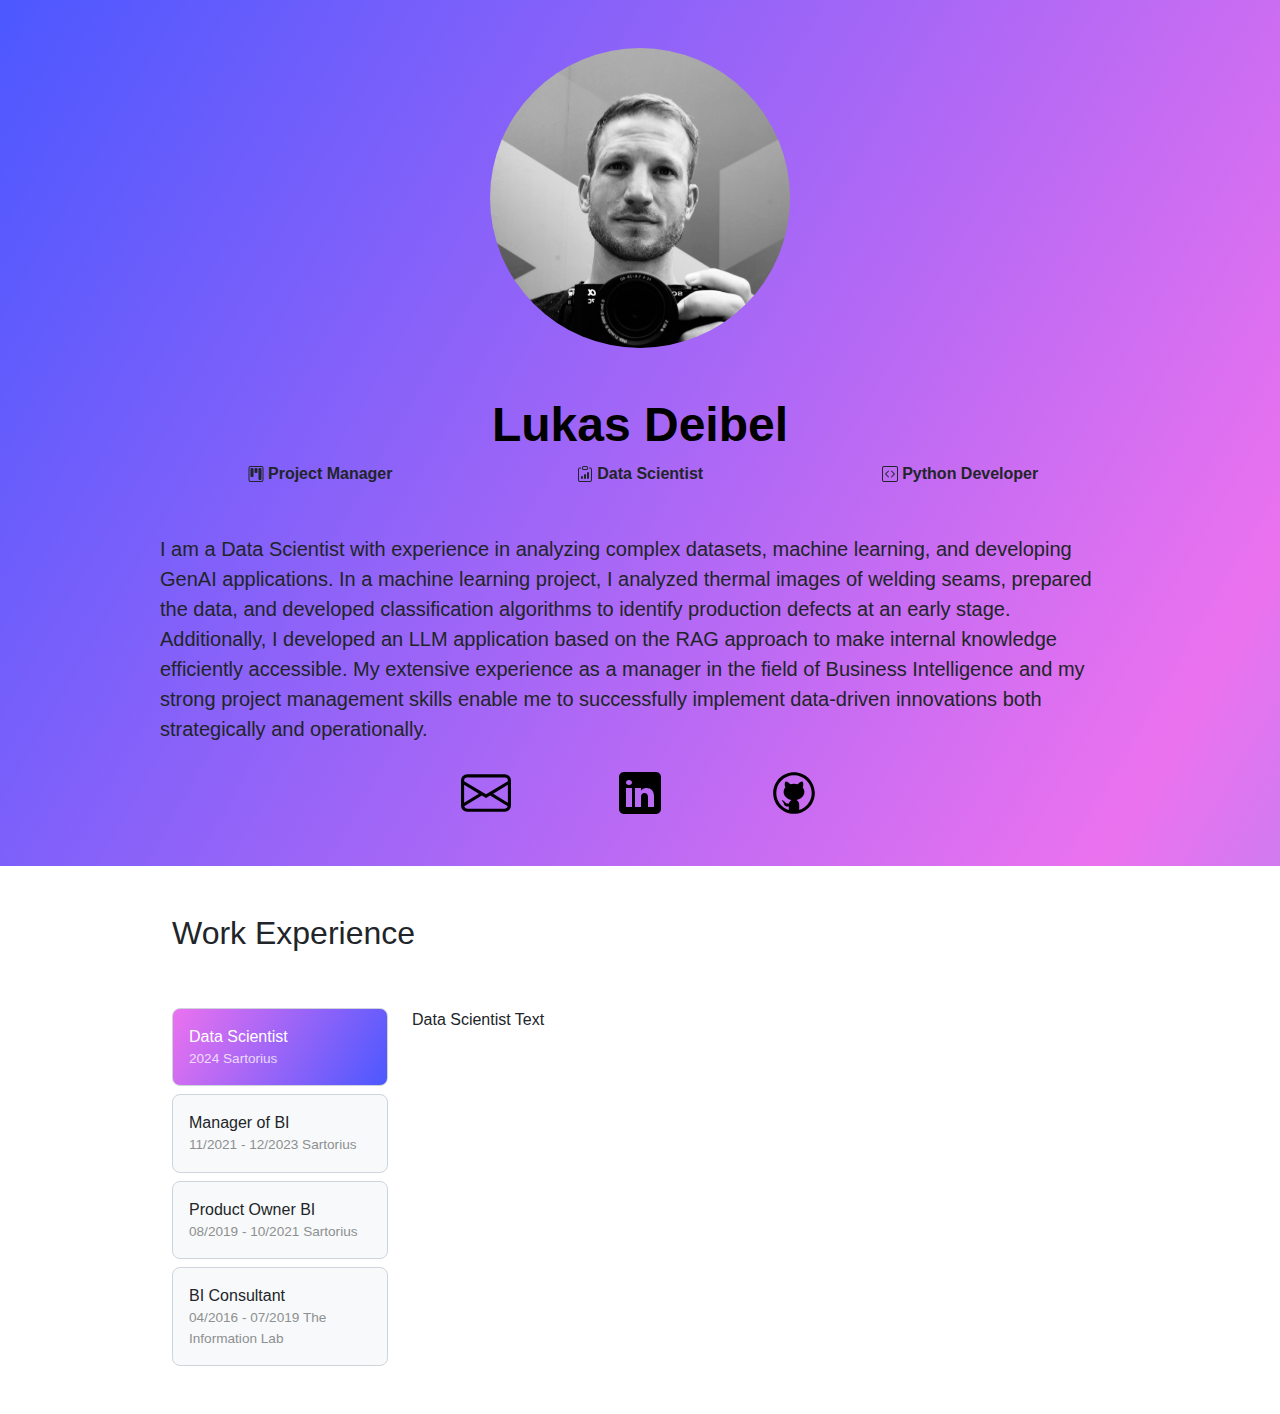
<file: flask_app/templates/index.html>
<!DOCTYPE html>
<html lang="en">
<head>
    <meta charset="UTF-8">
    <meta name="viewport" content="width=device-width, initial-scale=1.0">
    <title>Lukas Deibel</title>
    <link href="https://cdn.jsdelivr.net/npm/bootstrap@5.3.3/dist/css/bootstrap.min.css" rel="stylesheet" integrity="sha384-QWTKZyjpPEjISv5WaRU9OFeRpok6YctnYmDr5pNlyT2bRjXh0JMhjY6hW+ALEwIH" crossorigin="anonymous">
    <link rel="preconnect" href="https://fonts.googleapis.com">
    <link rel="preconnect" href="https://fonts.gstatic.com" crossorigin>
    <link href="https://fonts.googleapis.com/css2?family=Chango&display=swap" rel="stylesheet">
    <link rel="stylesheet" href="/flask_app/static/css/style.css">
</head>
<body class="titan-one-regular">
    <section id="top" class="gradient-background">
        <div class="col-lg-9 col-sm-12 mx-auto">
            <div class="container text-center">
                <img class="profile-img rounded-circle mt-5" src="/flask_app/static/img/profile.jpeg" alt="profile" height="300">
                <h1 class="display-5 fw-bold text-body-emphasis mt-5">Lukas Deibel</h1>
            </div>
            <div class="container fw-bold text-center">
                <div class="row">
                    <div class="col-lg-3 col-sm-12 mx-auto ">
                        <svg xmlns="http://www.w3.org/2000/svg" width="16" height="16" fill="currentColor" class="bi bi-kanban" viewBox="0 0 16 16">
                            <path d="M13.5 1a1 1 0 0 1 1 1v12a1 1 0 0 1-1 1h-11a1 1 0 0 1-1-1V2a1 1 0 0 1 1-1zm-11-1a2 2 0 0 0-2 2v12a2 2 0 0 0 2 2h11a2 2 0 0 0 2-2V2a2 2 0 0 0-2-2z"></path>
                            <path d="M6.5 3a1 1 0 0 1 1-1h1a1 1 0 0 1 1 1v3a1 1 0 0 1-1 1h-1a1 1 0 0 1-1-1zm-4 0a1 1 0 0 1 1-1h1a1 1 0 0 1 1 1v7a1 1 0 0 1-1 1h-1a1 1 0 0 1-1-1zm8 0a1 1 0 0 1 1-1h1a1 1 0 0 1 1 1v10a1 1 0 0 1-1 1h-1a1 1 0 0 1-1-1z"></path>
                        </svg>
                        Project Manager
                    </div>
                    <div class="col-lg-3 col-sm-12 mx-auto">
                        <svg xmlns="http://www.w3.org/2000/svg" width="16" height="16" fill="currentColor" class="bi bi-clipboard-data" viewBox="0 0 16 16">
                            <path d="M4 11a1 1 0 1 1 2 0v1a1 1 0 1 1-2 0zm6-4a1 1 0 1 1 2 0v5a1 1 0 1 1-2 0zM7 9a1 1 0 0 1 2 0v3a1 1 0 1 1-2 0z"></path>
                            <path d="M4 1.5H3a2 2 0 0 0-2 2V14a2 2 0 0 0 2 2h10a2 2 0 0 0 2-2V3.5a2 2 0 0 0-2-2h-1v1h1a1 1 0 0 1 1 1V14a1 1 0 0 1-1 1H3a1 1 0 0 1-1-1V3.5a1 1 0 0 1 1-1h1z"></path>
                            <path d="M9.5 1a.5.5 0 0 1 .5.5v1a.5.5 0 0 1-.5.5h-3a.5.5 0 0 1-.5-.5v-1a.5.5 0 0 1 .5-.5zm-3-1A1.5 1.5 0 0 0 5 1.5v1A1.5 1.5 0 0 0 6.5 4h3A1.5 1.5 0 0 0 11 2.5v-1A1.5 1.5 0 0 0 9.5 0z"></path>
                            </svg>
                        Data Scientist
                    </div>
                    <div class="col-lg-3 col-sm-12 mx-auto ">
                        <svg xmlns="http://www.w3.org/2000/svg" width="16" height="16" fill="currentColor" class="bi bi-code-square" viewBox="0 0 16 16">
                            <path d="M14 1a1 1 0 0 1 1 1v12a1 1 0 0 1-1 1H2a1 1 0 0 1-1-1V2a1 1 0 0 1 1-1zM2 0a2 2 0 0 0-2 2v12a2 2 0 0 0 2 2h12a2 2 0 0 0 2-2V2a2 2 0 0 0-2-2z"></path>
                            <path d="M6.854 4.646a.5.5 0 0 1 0 .708L4.207 8l2.647 2.646a.5.5 0 0 1-.708.708l-3-3a.5.5 0 0 1 0-.708l3-3a.5.5 0 0 1 .708 0m2.292 0a.5.5 0 0 0 0 .708L11.793 8l-2.647 2.646a.5.5 0 0 0 .708.708l3-3a.5.5 0 0 0 0-.708l-3-3a.5.5 0 0 0-.708 0"></path>
                            </svg>
                        Python Developer
                    </div>
                </div>
            </div>
            <div class="col-sm-12 py-5 mx-auto">
                <p class="lead mb-4">I am a Data Scientist with experience in analyzing complex datasets, machine learning, and developing GenAI applications. In a machine learning project, I analyzed thermal images of welding seams, prepared the data, and developed classification algorithms to identify production defects at an early stage. Additionally, I developed an LLM application based on the RAG approach to make internal knowledge efficiently accessible. My extensive experience as a manager in the field of Business Intelligence and my strong project management skills enable me to successfully implement data-driven innovations both strategically and operationally.</p>
            <div class="d-grid gap-2 d-sm-flex  text-center justify-content-sm-center">
                <a href="mailto:lukasdeibel@gmail.com" class="mx-5">
                    <img src="/flask_app/static/img/envelope.svg" alt="github" height="50" />
                </a>
                <a href="https://www.linkedin.com/in/lukas-deibel-211378140" class="mx-5" target="_blank">
                    <img src="/flask_app/static/img/icons8-linkedin.svg" height="50" />
                </a>
                <a href="https://github.com/lueksche" class="mx-5" target="_blank">
                    <img src="/flask_app/static/img/icons8-github.svg" alt="github" height="50" />
                </a>
            </div>
            </div>
        </div>
    </section>
    <section id="experience">
        <div class="row col-lg-9 col-sm-12 py-5 mx-auto">
            <h2>Work Experience</h2>
            <div class="col-lg-3 pt-5">
                <div class="list-group list-group-checkable gap-2">
                <input class="list-group-item-check pe-none" type="radio" name="listGroupCheckableRadios" id="dataScientist" value="dataScientist" checked="">
                <label class="list-group-item rounded-3 py-3" for="dataScientist">
                    Data Scientist
                    <span class="d-block opacity-75">2024 Sartorius</span>
                </label>
                <input class="list-group-item-check pe-none" type="radio" name="listGroupCheckableRadios" id="managerBI" value="managerBI">
                <label class="list-group-item rounded-3 py-3" for="managerBI">
                    Manager of BI
                    <span class="d-block small opacity-75">11/2021 - 12/2023 Sartorius</span>
                </label>
                <input class="list-group-item-check pe-none" type="radio" name="listGroupCheckableRadios" id="productOwnerBi" value="productOwnerBi">
                <label class="list-group-item rounded-3 py-3" for="productOwnerBi">
                    Product Owner BI
                    <span class="d-block small opacity-75">08/2019 - 10/2021 Sartorius</span>
                </label>
                <input class="list-group-item-check pe-none" type="radio" name="listGroupCheckableRadios" id="consultantBi" value="consultantBi">
                <label class="list-group-item rounded-3 py-3" for="consultantBi">
                    BI Consultant
                    <span class="d-block small opacity-75">04/2016 - 07/2019 The Information Lab</span>
                </label>
                </div>
            </div>
            <div id="descriptionText" class="col-lg-9 pt-5">
                <p>Data Scientist Text</p>
            </div>
        </div>
       
    </section>
    <script src="https://cdn.jsdelivr.net/npm/bootstrap@5.3.3/dist/js/bootstrap.bundle.min.js" integrity="sha384-YvpcrYf0tY3lHB60NNkmXc5s9fDVZLESaAA55NDzOxhy9GkcIdslK1eN7N6jIeHz" crossorigin="anonymous"></script>
    <script src="/flask_app/static/script/script.js"></script>
</body>
</html>
</file>
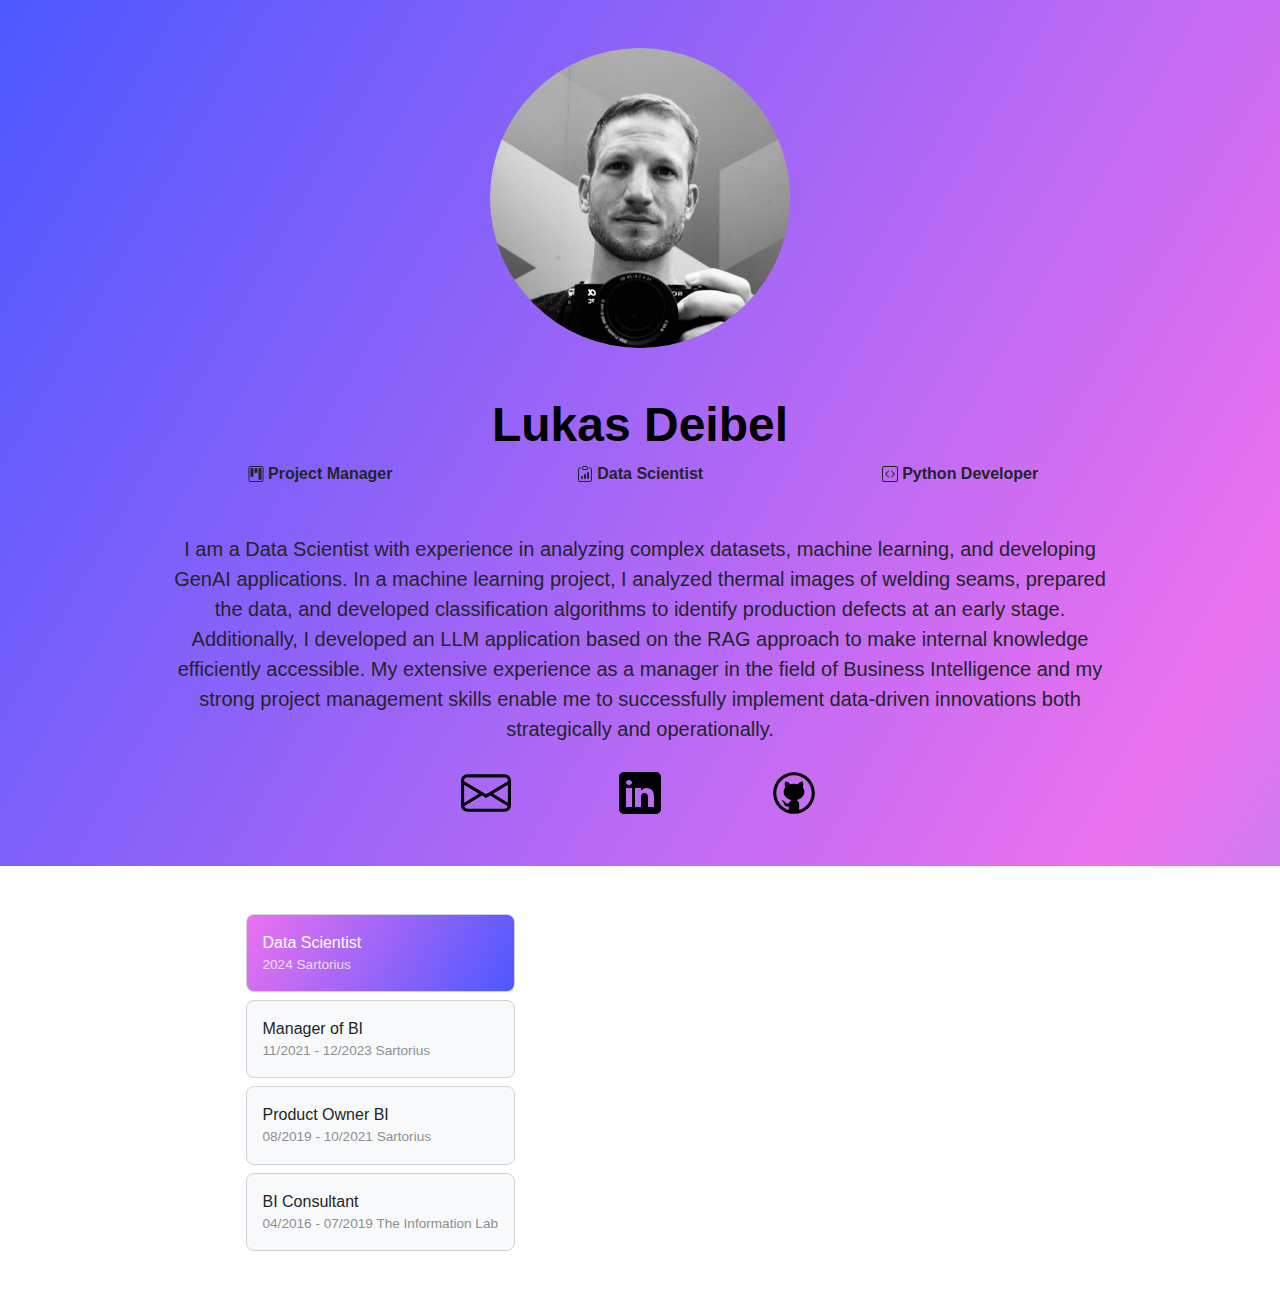
<file: flask_app/templates/collapse.html>
<!DOCTYPE html>
<html lang="en">
<head>
    <meta charset="UTF-8">
    <meta name="viewport" content="width=device-width, initial-scale=1.0">
    <title>Lukas Deibel</title>
    <link href="https://cdn.jsdelivr.net/npm/bootstrap@5.3.3/dist/css/bootstrap.min.css" rel="stylesheet" integrity="sha384-QWTKZyjpPEjISv5WaRU9OFeRpok6YctnYmDr5pNlyT2bRjXh0JMhjY6hW+ALEwIH" crossorigin="anonymous">
    <link rel="preconnect" href="https://fonts.googleapis.com">
    <link rel="preconnect" href="https://fonts.gstatic.com" crossorigin>
    <link href="https://fonts.googleapis.com/css2?family=Chango&display=swap" rel="stylesheet">
    <link rel="stylesheet" href="/flask_app/static/css/style.css">
</head>
<body class="titan-one-regular">
    <section id="top" class="gradient-background">
        <div class="col-lg-9 mx-auto pt-2.5 text-center">
            <img class="profile-img rounded-circle mt-5" src="/flask_app/static/img/profile.jpeg" alt="profile" height="300">
            <h1 class="display-5 fw-bold text-body-emphasis mt-5">Lukas Deibel</h1>
            <div class="mx-auto">
                <div class="container fw-bold">
                    <div class="row">
                        <div class="col-lg-3 col-sm-12 mx-auto">
                            <svg xmlns="http://www.w3.org/2000/svg" width="16" height="16" fill="currentColor" class="bi bi-kanban" viewBox="0 0 16 16">
                                <path d="M13.5 1a1 1 0 0 1 1 1v12a1 1 0 0 1-1 1h-11a1 1 0 0 1-1-1V2a1 1 0 0 1 1-1zm-11-1a2 2 0 0 0-2 2v12a2 2 0 0 0 2 2h11a2 2 0 0 0 2-2V2a2 2 0 0 0-2-2z"></path>
                                <path d="M6.5 3a1 1 0 0 1 1-1h1a1 1 0 0 1 1 1v3a1 1 0 0 1-1 1h-1a1 1 0 0 1-1-1zm-4 0a1 1 0 0 1 1-1h1a1 1 0 0 1 1 1v7a1 1 0 0 1-1 1h-1a1 1 0 0 1-1-1zm8 0a1 1 0 0 1 1-1h1a1 1 0 0 1 1 1v10a1 1 0 0 1-1 1h-1a1 1 0 0 1-1-1z"></path>
                            </svg>
                            Project Manager
                        </div>
                        <div class="col-lg-3 col-sm-12 mx-auto">
                            <svg xmlns="http://www.w3.org/2000/svg" width="16" height="16" fill="currentColor" class="bi bi-clipboard-data" viewBox="0 0 16 16">
                                <path d="M4 11a1 1 0 1 1 2 0v1a1 1 0 1 1-2 0zm6-4a1 1 0 1 1 2 0v5a1 1 0 1 1-2 0zM7 9a1 1 0 0 1 2 0v3a1 1 0 1 1-2 0z"></path>
                                <path d="M4 1.5H3a2 2 0 0 0-2 2V14a2 2 0 0 0 2 2h10a2 2 0 0 0 2-2V3.5a2 2 0 0 0-2-2h-1v1h1a1 1 0 0 1 1 1V14a1 1 0 0 1-1 1H3a1 1 0 0 1-1-1V3.5a1 1 0 0 1 1-1h1z"></path>
                                <path d="M9.5 1a.5.5 0 0 1 .5.5v1a.5.5 0 0 1-.5.5h-3a.5.5 0 0 1-.5-.5v-1a.5.5 0 0 1 .5-.5zm-3-1A1.5 1.5 0 0 0 5 1.5v1A1.5 1.5 0 0 0 6.5 4h3A1.5 1.5 0 0 0 11 2.5v-1A1.5 1.5 0 0 0 9.5 0z"></path>
                              </svg>
                            Data Scientist
                        </div>
                        <div class="col-lg-3 col-sm-12 mx-auto ">
                            <svg xmlns="http://www.w3.org/2000/svg" width="16" height="16" fill="currentColor" class="bi bi-code-square" viewBox="0 0 16 16">
                                <path d="M14 1a1 1 0 0 1 1 1v12a1 1 0 0 1-1 1H2a1 1 0 0 1-1-1V2a1 1 0 0 1 1-1zM2 0a2 2 0 0 0-2 2v12a2 2 0 0 0 2 2h12a2 2 0 0 0 2-2V2a2 2 0 0 0-2-2z"></path>
                                <path d="M6.854 4.646a.5.5 0 0 1 0 .708L4.207 8l2.647 2.646a.5.5 0 0 1-.708.708l-3-3a.5.5 0 0 1 0-.708l3-3a.5.5 0 0 1 .708 0m2.292 0a.5.5 0 0 0 0 .708L11.793 8l-2.647 2.646a.5.5 0 0 0 .708.708l3-3a.5.5 0 0 0 0-.708l-3-3a.5.5 0 0 0-.708 0"></path>
                              </svg>
                            Python Developer
                        </div>
                    </div>
                </div>
            </div>
            <div class="py-5 mx-auto">
                <p class="lead mb-4">I am a Data Scientist with experience in analyzing complex datasets, machine learning, and developing GenAI applications. In a machine learning project, I analyzed thermal images of welding seams, prepared the data, and developed classification algorithms to identify production defects at an early stage. Additionally, I developed an LLM application based on the RAG approach to make internal knowledge efficiently accessible. My extensive experience as a manager in the field of Business Intelligence and my strong project management skills enable me to successfully implement data-driven innovations both strategically and operationally.</p>
            <div class="d-grid gap-2 d-sm-flex justify-content-sm-center">
                <a href="mailto:lukasdeibel@gmail.com" class="mx-5">
                    <img src="/flask_app/static/img/envelope.svg" alt="github" height="50" />
                </a>
                <a href="https://www.linkedin.com/in/lukas-deibel-211378140" class="mx-5" target="_blank">
                    <img src="/flask_app/static/img/icons8-linkedin.svg" height="50" />
                </a>
                <a href="https://github.com/lueksche" class="mx-5" target="_blank">
                    <img src="/flask_app/static/img/icons8-github.svg" alt="github" height="50" />
                </a>
            </div>
            </div>
        </div>
    </section>
    <section id="">
        <div class="container">
            <div class="col-lg-9 mx-auto pt-2.5 d-flex flex-column flex-md-row p-4 gap-4 py-md-5 justify-content-left">
                <div class="list-group list-group-checkable d-grid gap-2 border-0">
                <input class="list-group-item-check pe-none" type="radio" name="listGroupCheckableRadios" id="listGroupCheckableRadios1" value="" checked="" data-bs-toggle="collapse" data-bs-target="#multiCollapse1">
                <label class="list-group-item rounded-3 py-3" for="listGroupCheckableRadios1">
                    Data Scientist
                    <span class="d-block small opacity-75">2024 Sartorius</span>
                </label>
                <input class="list-group-item-check pe-none" type="radio" name="listGroupCheckableRadios" id="listGroupCheckableRadios2" value="" data-bs-toggle="collapse" data-bs-target="#multiCollapse2">
                <label class="list-group-item rounded-3 py-3" for="listGroupCheckableRadios2">
                    Manager of BI
                    <span class="d-block small opacity-75">11/2021 - 12/2023 Sartorius</span>
                </label>
            
                <input class="list-group-item-check pe-none" type="radio" name="listGroupCheckableRadios" id="listGroupCheckableRadios3" value="" data-bs-toggle="collapse" data-bs-target="#multiCollapse3">
                <label class="list-group-item rounded-3 py-3" for="listGroupCheckableRadios3">
                    Product Owner BI
                    <span class="d-block small opacity-75">08/2019 - 10/2021 Sartorius</span>
                </label>
            
                <input class="list-group-item-check pe-none" type="radio" name="listGroupCheckableRadios" id="listGroupCheckableRadios4" value="" data-bs-toggle="collapse" data-bs-target="#multiCollapse4">
                <label class="list-group-item rounded-3 py-3" for="listGroupCheckableRadios4">
                    BI Consultant
                    <span class="d-block small opacity-75">04/2016 - 07/2019 The Information Lab</span>
                </label>
                </div>
            </div>
            <div class="row">
                <div class="col">
                  <div class="collapse multi-collapse" id="multiCollapse1">
                    <div class="card card-body">
                        Collapse1
                    </div>
                  </div>
                </div>
                <div class="col">
                  <div class="collapse multi-collapse" id="multiCollapse2">
                    <div class="card card-body">
                        Collapse2
                    </div>
                  </div>
                </div>
                <div class="col">
                    <div class="collapse multi-collapse" id="multiCollapse3">
                        <div class="card card-body">
                        Collapse3
                        </div>
                    </div>
              </div>
              <div class="col">
                <div class="collapse multi-collapse" id="multiCollapse4">
                  <div class="card card-body">
                    Collapse4
                  </div>
                </div>
              </div>
        </div>
    </section>
    <script src="https://cdn.jsdelivr.net/npm/bootstrap@5.3.3/dist/js/bootstrap.bundle.min.js" integrity="sha384-YvpcrYf0tY3lHB60NNkmXc5s9fDVZLESaAA55NDzOxhy9GkcIdslK1eN7N6jIeHz" crossorigin="anonymous"></script>
</body>
</html>
</file>
<file: flask_app/static/css/style.css>
.titan-one-regular {
    font-family: "Titan One", sans-serif;
    font-weight: 400;
    font-style: normal;
  }
  

.gradient-background {
    background: linear-gradient(300deg, #00bfff, #eb72ef, #4c58ff);
    background-size: 180% 180%;
    animation: gradient-animation 18s ease infinite;
  }

@keyframes gradient-animation {
    0% {
      background-position: 0% 50%;
    }
    50% {
      background-position: 100% 50%;
    }
    100% {
      background-position: 0% 50%;
    }
  }


/* Style for the container */
.list-group {
    display: grid;
    gap: 16px;
    padding: 0;
    }

/* Radio button styling */
.list-group-item-check {
    display: none; /* Hide the default radio button */
    }

/* Label styling to create the block layout */
.list-group-item {
    display: flex;
    flex-direction: column;
    align-items: flex-start;
    background-color: #f8f9fa; /* Light gray background */
    border: 1px solid #ced4da; /* Border with a soft gray */
    border-radius: 8px;
    padding: 16px;
    cursor: pointer;
    transition: all 0.3s ease;
    }

/* Label hover effect */
.list-group-item:hover {
    background-color: #e9ecef;
    border-color: #adb5bd;
    }

/* Selected (checked) state styling */
.list-group-item-check:checked + .list-group-item {
    background: linear-gradient(300deg, #4c58ff, #eb72ef);
    color: #fff; /* White text for contrast */
    }

/* Text styling inside the label */
.list-group-item span {
    font-size: 0.85rem;
    color: #686d6d; /* Muted text color */
    }

/* Ensuring all text within the label, including subtext in <span>, is white */
.list-group-item-check:checked + .list-group-item span {
  color: #fff; /* White text for contrast */
}

/* Disabled state styling */
.list-group-item-check:disabled + .list-group-item {
    background-color: #e9ecef; /* Light gray for disabled items */
    color: #6c757d; /* Muted text color */
    cursor: not-allowed;
    border-color: #dee2e6;
    }
</file>
